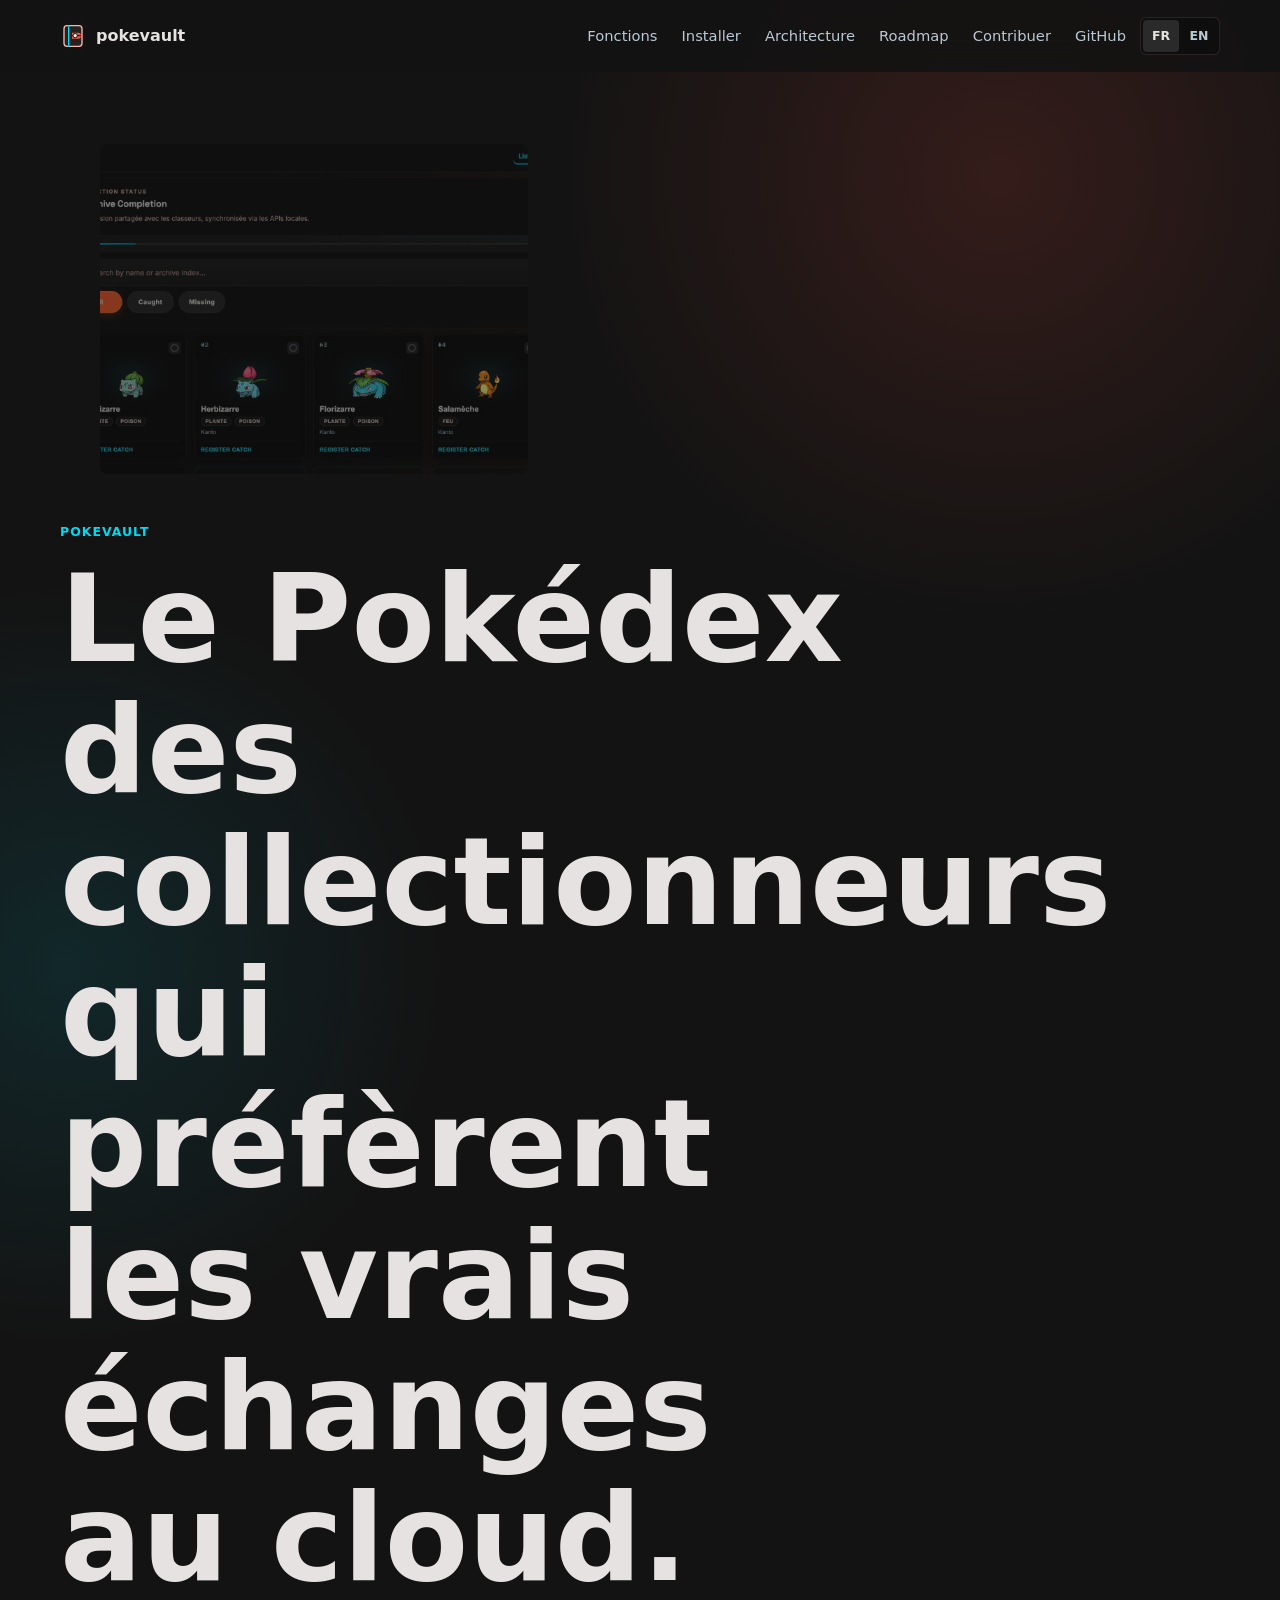
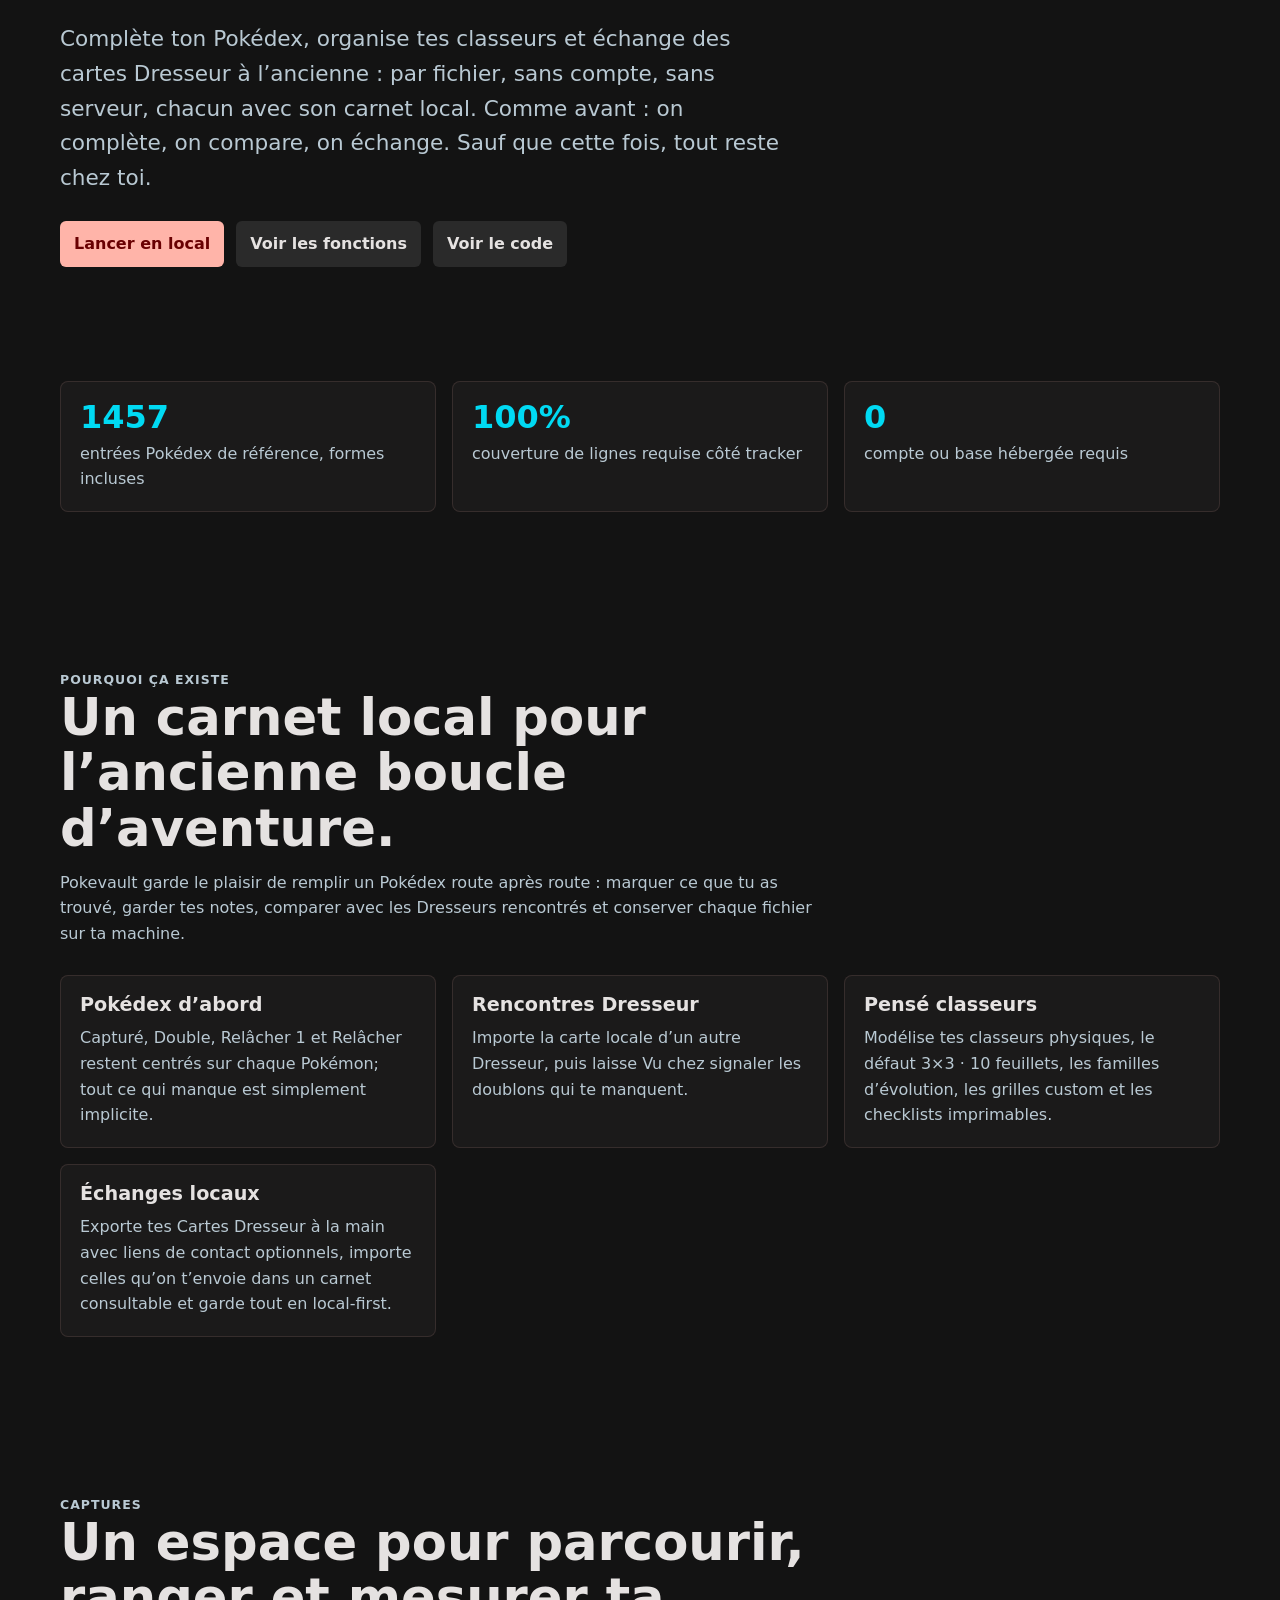
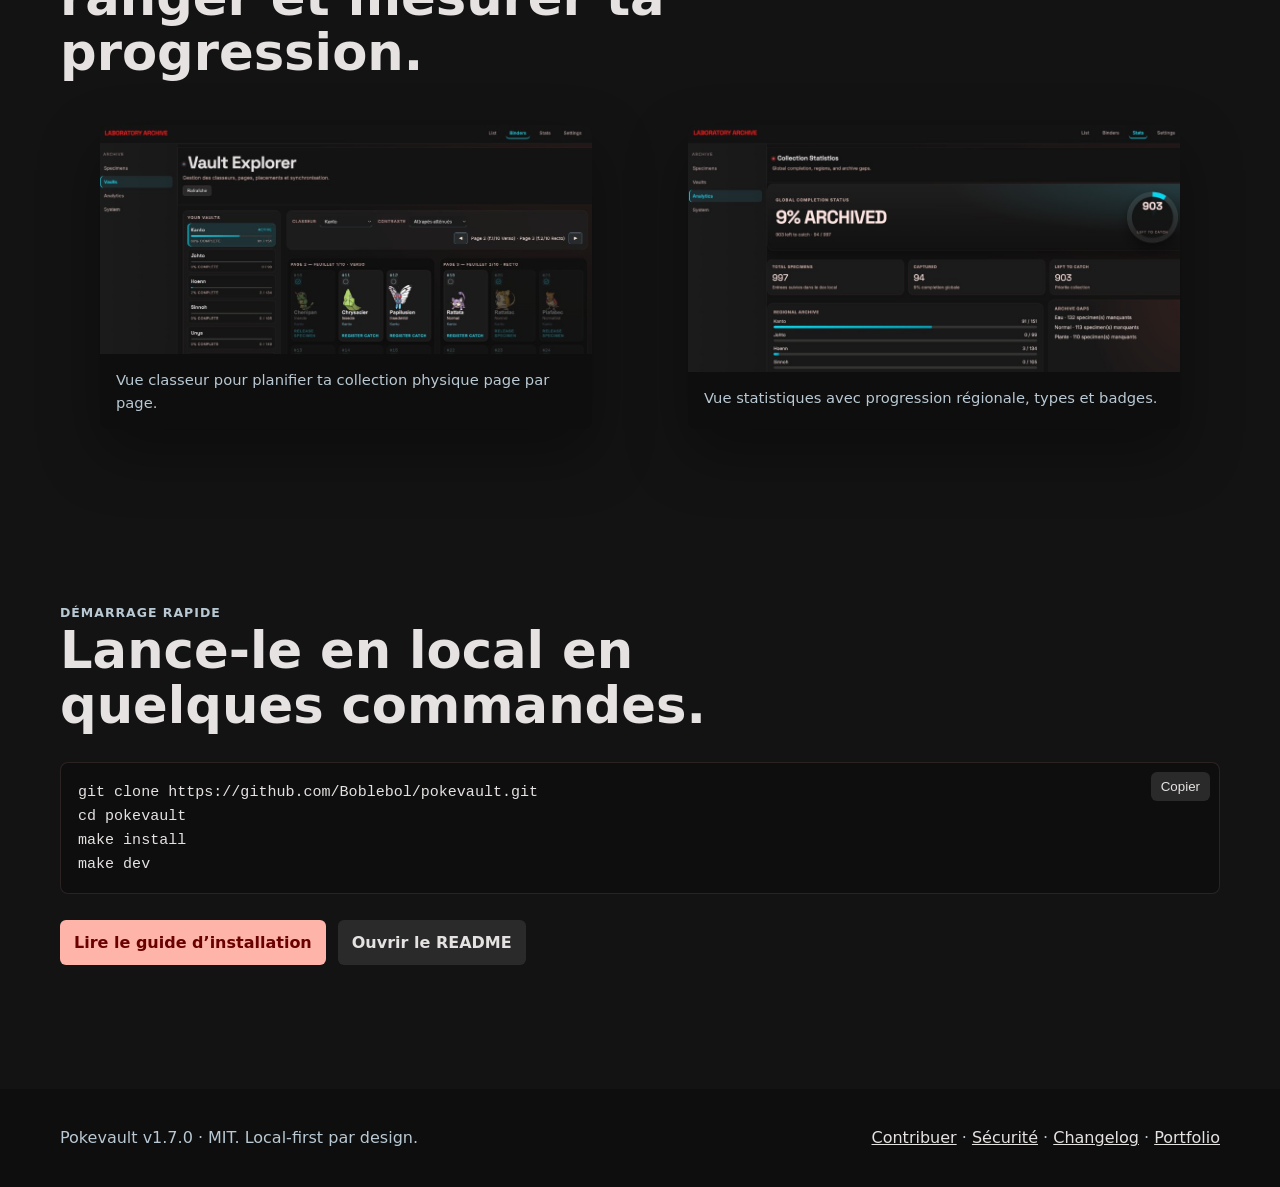
<file: docs/index.html>
<!doctype html>
<html lang="fr" data-i18n-document="landing">
  <head>
    <meta charset="utf-8">
    <meta name="viewport" content="width=device-width, initial-scale=1">
    <title>Pokevault - Le Pokédex des vrais échanges</title>
    <meta name="description" content="Pokevault est le Pokédex local-first des collectionneurs qui préfèrent les vrais échanges au cloud.">
    <link rel="stylesheet" href="assets/site.css">
    <link rel="icon" href="assets/favicon.svg" type="image/svg+xml">
    <script src="assets/i18n.js" defer></script>
    <script src="assets/site.js" defer></script>
  </head>
  <body>
    <header class="site-header">
      <nav class="nav" aria-label="Navigation principale" data-i18n-aria-label="nav.main">
        <a class="brand" href="index.html" data-nav><span class="brand-mark" aria-hidden="true"><img src="assets/logo-mark.svg" alt=""></span><span>pokevault</span></a>
        <div class="nav-links">
          <a href="features.html" data-nav data-i18n="nav.features">Fonctions</a>
          <a href="install.html" data-nav data-i18n="nav.install">Installer</a>
          <a href="architecture.html" data-nav data-i18n="nav.architecture">Architecture</a>
          <a href="roadmap.html" data-nav data-i18n="nav.roadmap">Roadmap</a>
          <a href="contributing.html" data-nav data-i18n="nav.contribute">Contribuer</a>
          <a href="https://github.com/Boblebol/pokevault">GitHub</a>
          <div class="language-switch" role="group" aria-label="Langue" data-i18n-aria-label="nav.language">
            <button type="button" data-i18n-locale="fr" aria-pressed="true">FR</button>
            <button type="button" data-i18n-locale="en" aria-pressed="false">EN</button>
          </div>
        </div>
      </nav>
    </header>

    <main class="page">
      <section class="hero">
        <div class="hero-inner">
          <figure class="hero-shot" aria-label="Capture de la vue collection Pokevault" data-i18n-aria-label="landing.hero.shot_label">
            <img src="screenshots/list-view.png" alt="Grille de collection Pokevault avec progression et cartes Pokemon" data-i18n-alt="landing.hero.shot_alt">
          </figure>
          <div class="hero-copy">
            <p class="eyebrow" data-i18n="landing.hero.kicker">pokevault</p>
            <h1 data-i18n="landing.hero.title">Le Pokédex des collectionneurs qui préfèrent les vrais échanges au cloud.</h1>
            <p class="lead" data-i18n="landing.hero.lead">
              Complète ton Pokédex, organise tes classeurs et échange des
              cartes Dresseur à l’ancienne : par fichier, sans compte, sans
              serveur, chacun avec son carnet local. Comme avant : on complète,
              on compare, on échange. Sauf que cette fois, tout reste chez toi.
            </p>
            <div class="actions">
              <a class="btn btn-primary" href="install.html" data-i18n="landing.hero.primary">Lancer en local</a>
              <a class="btn" href="features.html" data-i18n="landing.hero.features">Voir les fonctions</a>
              <a class="btn" href="https://github.com/Boblebol/pokevault" data-i18n="landing.hero.source">Voir le code</a>
            </div>
          </div>
        </div>
      </section>

      <section class="section">
        <div class="grid grid-3">
          <div class="metric"><strong>1457</strong><span data-i18n="landing.metric.entries">entrées Pokédex de référence, formes incluses</span></div>
          <div class="metric"><strong>100%</strong><span data-i18n="landing.metric.coverage">couverture de lignes requise côté tracker</span></div>
          <div class="metric"><strong>0</strong><span data-i18n="landing.metric.accounts">compte ou base hébergée requis</span></div>
        </div>
      </section>

      <section class="section">
        <div class="section-head">
          <p class="eyebrow" data-i18n="landing.why.kicker">Pourquoi ça existe</p>
          <h2 data-i18n="landing.why.title">Un carnet local pour l’ancienne boucle d’aventure.</h2>
          <p data-i18n="landing.why.text">
            Pokevault garde le plaisir de remplir un Pokédex route après route :
            marquer ce que tu as trouvé, garder tes notes, comparer avec les
            Dresseurs rencontrés et conserver chaque fichier sur ta machine.
          </p>
        </div>
        <div class="grid grid-3">
          <article class="feature">
            <h3 data-i18n="landing.feature.pokedex.title">Pokédex d’abord</h3>
            <p data-i18n="landing.feature.pokedex.text">Capturé, Double et Relâcher restent centrés sur chaque Pokémon; tout ce qui manque est simplement implicite.</p>
          </article>
          <article class="feature">
            <h3 data-i18n="landing.feature.trainers.title">Rencontres Dresseur</h3>
            <p data-i18n="landing.feature.trainers.text">Importe la carte locale d’un autre Dresseur, puis laisse Vu chez signaler les doublons qui te manquent.</p>
          </article>
          <article class="feature">
            <h3 data-i18n="landing.feature.binders.title">Pensé classeurs</h3>
            <p data-i18n="landing.feature.binders.text">Modélise tes classeurs physiques, le défaut 3×3 · 10 feuillets, les familles d’évolution et l'alignement strict.</p>
          </article>
          <article class="feature">
            <h3 data-i18n="landing.feature.local.title">Échanges locaux</h3>
            <p data-i18n="landing.feature.local.text">Exporte tes Cartes Dresseur à la main avec liens de contact optionnels, importe celles qu’on t’envoie dans un carnet consultable et garde tout en local-first.</p>
          </article>
        </div>
      </section>

      <section class="section">
        <div class="section-head">
          <p class="eyebrow" data-i18n="landing.screens.kicker">Captures</p>
          <h2 data-i18n="landing.screens.title">Un espace pour parcourir, ranger et mesurer ta progression.</h2>
        </div>
        <div class="grid grid-2">
          <figure class="screenshot">
            <img src="screenshots/binder-view.png" alt="Vue classeur avec navigation de coffres et grille de cartes" data-i18n-alt="landing.screens.binder_alt">
            <figcaption data-i18n="landing.screens.binder_caption">Vue classeur pour planifier ta collection physique page par page.</figcaption>
          </figure>
          <figure class="screenshot">
            <img src="screenshots/stats-view.png" alt="Vue statistiques avec métriques de complétion et cartes de progression" data-i18n-alt="landing.screens.stats_alt">
            <figcaption data-i18n="landing.screens.stats_caption">Vue statistiques avec progression régionale, types, cartes et badges.</figcaption>
          </figure>
        </div>
      </section>

      <section class="section">
        <div class="section-head">
          <p class="eyebrow" data-i18n="landing.quick.kicker">Démarrage rapide</p>
          <h2 data-i18n="landing.quick.title">Lance-le en local en quelques commandes.</h2>
        </div>
        <div class="code-card">
          <button class="copy-btn" type="button" data-copy="#quick-start" data-i18n="landing.quick.copy">Copier</button>
          <pre id="quick-start"><code>git clone https://github.com/Boblebol/pokevault.git
cd pokevault
make install
make dev</code></pre>
        </div>
        <div class="actions">
          <a class="btn btn-primary" href="install.html" data-i18n="landing.quick.install">Lire le guide d’installation</a>
          <a class="btn" href="../README.md" data-i18n="landing.quick.readme">Ouvrir le README</a>
        </div>
      </section>
    </main>

    <footer class="site-footer">
      <div class="footer-inner">
        <span data-i18n="landing.footer.status">Pokevault v1.7.0 · MIT. Local-first par design.</span>
        <span><a href="contributing.html" data-i18n="landing.footer.contribute">Contribuer</a> · <a href="../SECURITY.md" data-i18n="landing.footer.security">Sécurité</a> · <a href="../CHANGELOG.md" data-i18n="landing.footer.changelog">Changelog</a> · <a href="https://alexandre-enouf.fr" data-i18n="landing.footer.portfolio">Portfolio</a></span>
      </div>
    </footer>
  </body>
</html>
</file>
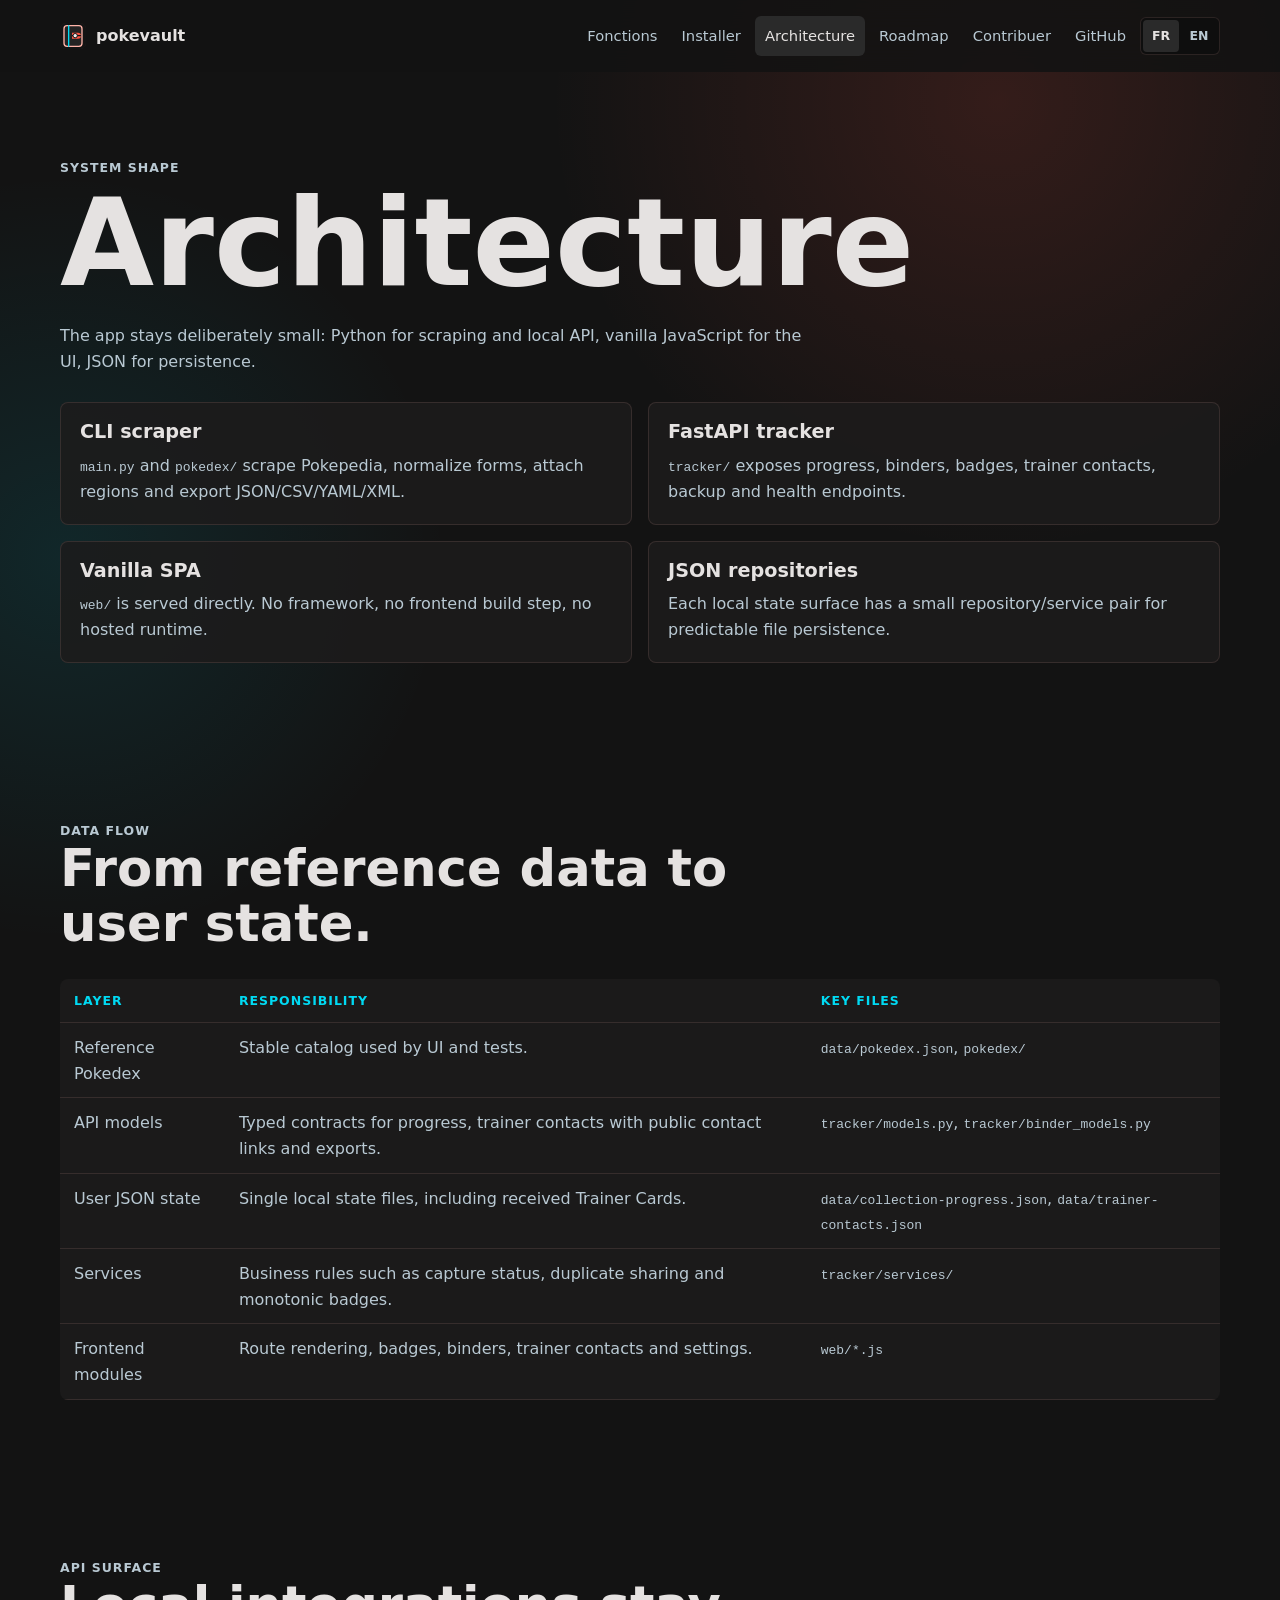
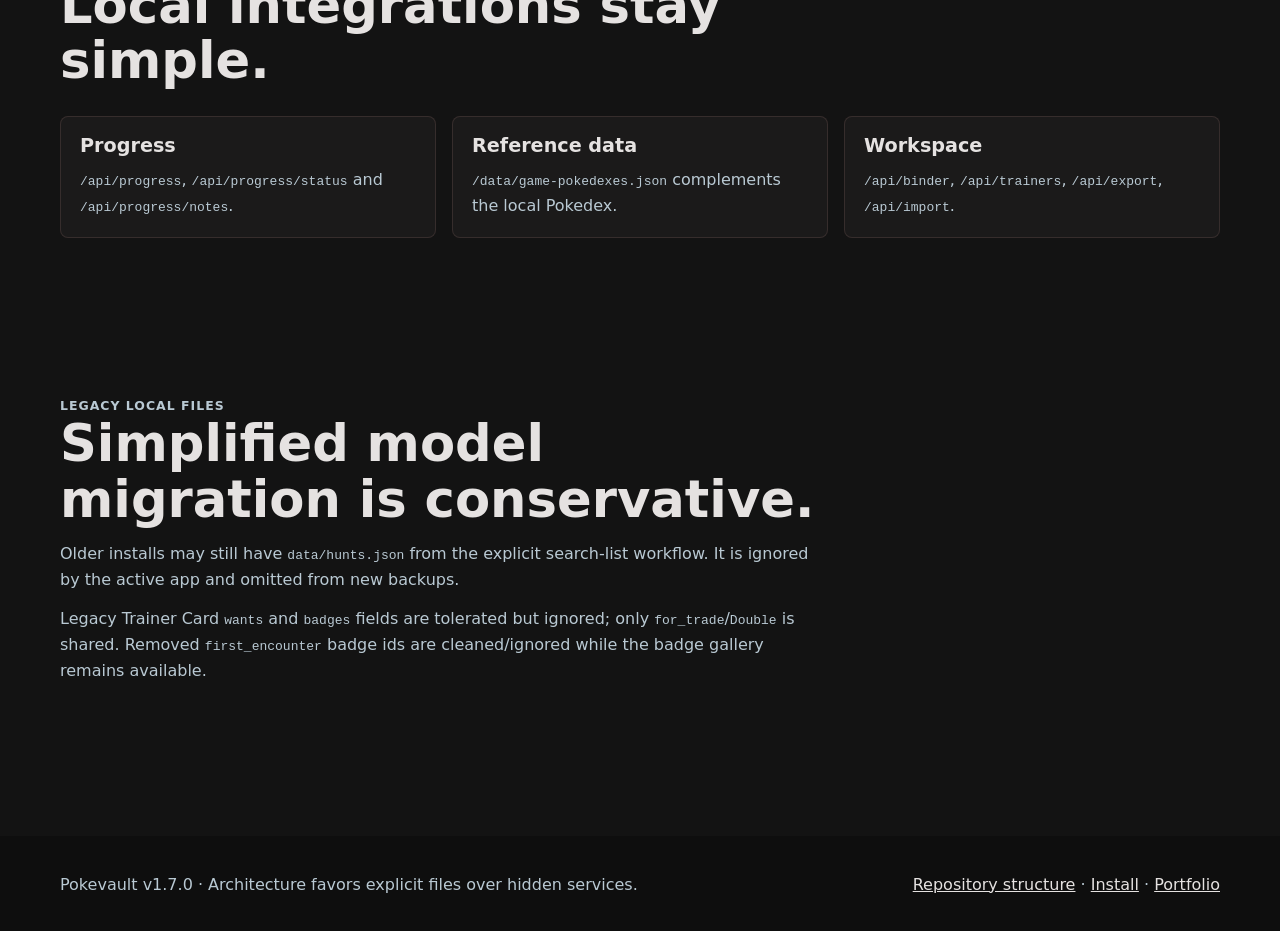
<file: docs/architecture.html>
<!doctype html>
<html lang="en">
  <head>
    <meta charset="utf-8">
    <meta name="viewport" content="width=device-width, initial-scale=1">
    <title>Architecture - Pokevault</title>
    <meta name="description" content="Understand Pokevault architecture: CLI scraper, FastAPI backend, vanilla JavaScript UI and JSON persistence.">
    <link rel="stylesheet" href="assets/site.css">
    <link rel="icon" href="assets/favicon.svg" type="image/svg+xml">
    <script src="assets/i18n.js" defer></script>
    <script src="assets/site.js" defer></script>
  </head>
  <body>
    <header class="site-header">
      <nav class="nav" aria-label="Main navigation" data-i18n-aria-label="nav.main">
        <a class="brand" href="index.html" data-nav><span class="brand-mark" aria-hidden="true"><img src="assets/logo-mark.svg" alt=""></span><span>pokevault</span></a>
        <div class="nav-links">
          <a href="features.html" data-nav data-i18n="nav.features">Features</a>
          <a href="install.html" data-nav data-i18n="nav.install">Install</a>
          <a href="architecture.html" data-nav data-i18n="nav.architecture">Architecture</a>
          <a href="roadmap.html" data-nav data-i18n="nav.roadmap">Roadmap</a>
          <a href="contributing.html" data-nav data-i18n="nav.contribute">Contribute</a>
          <a href="https://github.com/Boblebol/pokevault">GitHub</a>
          <div class="language-switch" role="group" aria-label="Language" data-i18n-aria-label="nav.language">
            <button type="button" data-i18n-locale="fr" aria-pressed="true">FR</button>
            <button type="button" data-i18n-locale="en" aria-pressed="false">EN</button>
          </div>
        </div>
      </nav>
    </header>

    <main class="page">
      <section class="section">
        <div class="section-head">
          <p class="eyebrow">System shape</p>
          <h1>Architecture</h1>
          <p>
            The app stays deliberately small: Python for scraping and local API,
            vanilla JavaScript for the UI, JSON for persistence.
          </p>
        </div>
        <div class="grid grid-2">
          <article class="panel"><h3>CLI scraper</h3><p><code>main.py</code> and <code>pokedex/</code> scrape Pokepedia, normalize forms, attach regions and export JSON/CSV/YAML/XML.</p></article>
          <article class="panel"><h3>FastAPI tracker</h3><p><code>tracker/</code> exposes progress, binders, badges, trainer contacts, backup and health endpoints.</p></article>
          <article class="panel"><h3>Vanilla SPA</h3><p><code>web/</code> is served directly. No framework, no frontend build step, no hosted runtime.</p></article>
          <article class="panel"><h3>JSON repositories</h3><p>Each local state surface has a small repository/service pair for predictable file persistence.</p></article>
        </div>
      </section>

      <section class="section">
        <div class="section-head">
          <p class="eyebrow">Data flow</p>
          <h2>From reference data to user state.</h2>
        </div>
        <table class="table">
          <thead><tr><th>Layer</th><th>Responsibility</th><th>Key files</th></tr></thead>
          <tbody>
            <tr><td>Reference Pokedex</td><td>Stable catalog used by UI and tests.</td><td><code>data/pokedex.json</code>, <code>pokedex/</code></td></tr>
            <tr><td>API models</td><td>Typed contracts for progress, trainer contacts with public contact links and exports.</td><td><code>tracker/models.py</code>, <code>tracker/binder_models.py</code></td></tr>
            <tr><td>User JSON state</td><td>Single local state files, including received Trainer Cards.</td><td><code>data/collection-progress.json</code>, <code>data/trainer-contacts.json</code></td></tr>
            <tr><td>Services</td><td>Business rules such as capture status, duplicate sharing and monotonic badges.</td><td><code>tracker/services/</code></td></tr>
            <tr><td>Frontend modules</td><td>Route rendering, badges, binders, trainer contacts and settings.</td><td><code>web/*.js</code></td></tr>
          </tbody>
        </table>
      </section>

      <section class="section">
        <div class="section-head">
          <p class="eyebrow">API surface</p>
          <h2>Local integrations stay simple.</h2>
        </div>
        <div class="grid grid-3">
          <article class="feature"><h3>Progress</h3><p><code>/api/progress</code>, <code>/api/progress/status</code> and <code>/api/progress/notes</code>.</p></article>
          <article class="feature"><h3>Reference data</h3><p><code>/data/game-pokedexes.json</code> complements the local Pokedex.</p></article>
          <article class="feature"><h3>Workspace</h3><p><code>/api/binder</code>, <code>/api/trainers</code>, <code>/api/export</code>, <code>/api/import</code>.</p></article>
        </div>
      </section>

      <section class="section">
        <div class="section-head">
          <p class="eyebrow">Legacy local files</p>
          <h2>Simplified model migration is conservative.</h2>
          <p>
            Older installs may still have <code>data/hunts.json</code> from the explicit
            search-list workflow. It is ignored by the active app and omitted from new backups.
          </p>
          <p>
            Legacy Trainer Card <code>wants</code> and <code>badges</code> fields are tolerated but
            ignored; only <code>for_trade</code>/<code>Double</code> is shared. Removed
            <code>first_encounter</code> badge ids are cleaned/ignored while the badge
            gallery remains available.
          </p>
        </div>
      </section>
    </main>

    <footer class="site-footer">
      <div class="footer-inner">
        <span>Pokevault v1.7.0 · Architecture favors explicit files over hidden services.</span>
        <span><a href="../README.md">Repository structure</a> · <a href="install.html">Install</a> · <a href="https://alexandre-enouf.fr">Portfolio</a></span>
      </div>
    </footer>
  </body>
</html>
</file>
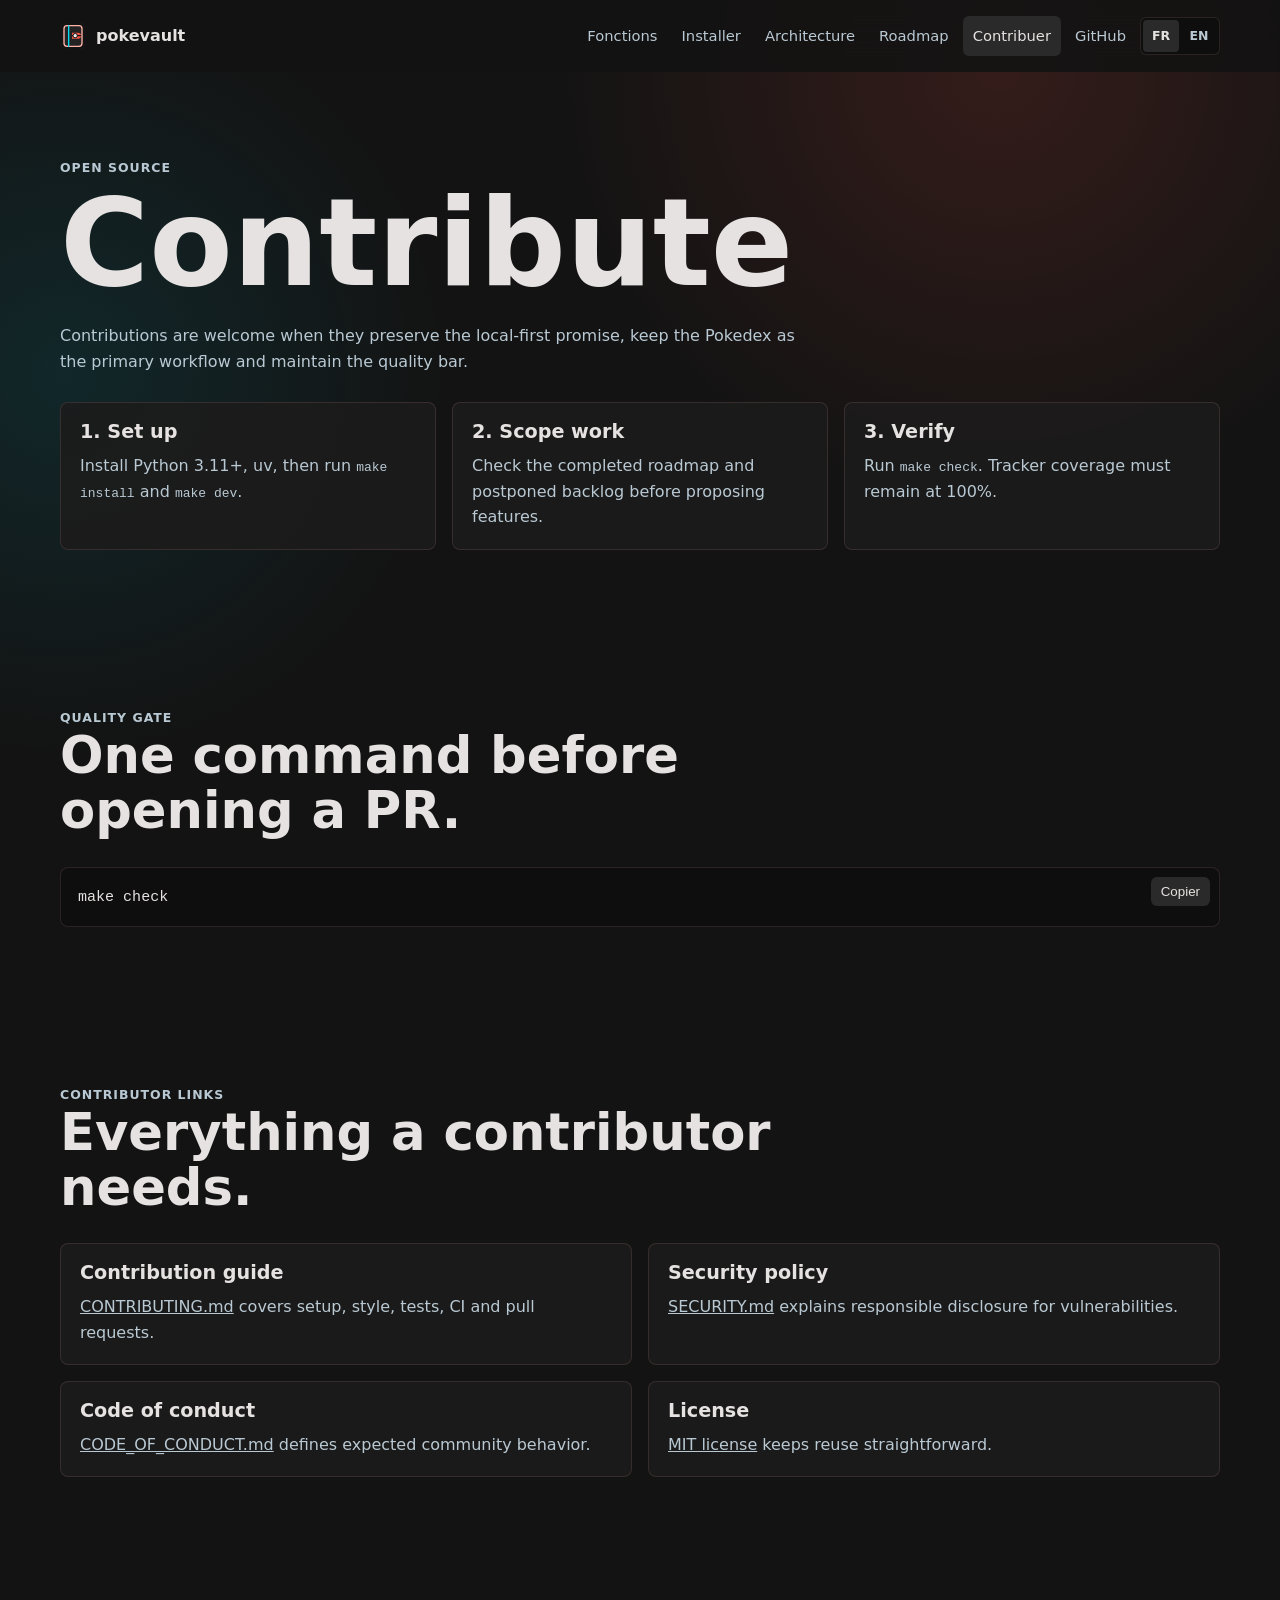
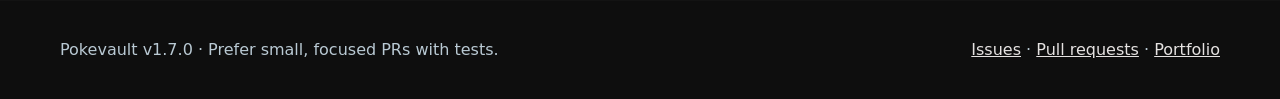
<file: docs/contributing.html>
<!doctype html>
<html lang="en">
  <head>
    <meta charset="utf-8">
    <meta name="viewport" content="width=device-width, initial-scale=1">
    <title>Contribute - Pokevault</title>
    <meta name="description" content="How to contribute to Pokevault: setup, checks, coverage, issues, pull requests and security.">
    <link rel="stylesheet" href="assets/site.css">
    <link rel="icon" href="assets/favicon.svg" type="image/svg+xml">
    <script src="assets/i18n.js" defer></script>
    <script src="assets/site.js" defer></script>
  </head>
  <body>
    <header class="site-header">
      <nav class="nav" aria-label="Main navigation" data-i18n-aria-label="nav.main">
        <a class="brand" href="index.html" data-nav><span class="brand-mark" aria-hidden="true"><img src="assets/logo-mark.svg" alt=""></span><span>pokevault</span></a>
        <div class="nav-links">
          <a href="features.html" data-nav data-i18n="nav.features">Features</a>
          <a href="install.html" data-nav data-i18n="nav.install">Install</a>
          <a href="architecture.html" data-nav data-i18n="nav.architecture">Architecture</a>
          <a href="roadmap.html" data-nav data-i18n="nav.roadmap">Roadmap</a>
          <a href="contributing.html" data-nav data-i18n="nav.contribute">Contribute</a>
          <a href="https://github.com/Boblebol/pokevault">GitHub</a>
          <div class="language-switch" role="group" aria-label="Language" data-i18n-aria-label="nav.language">
            <button type="button" data-i18n-locale="fr" aria-pressed="true">FR</button>
            <button type="button" data-i18n-locale="en" aria-pressed="false">EN</button>
          </div>
        </div>
      </nav>
    </header>

    <main class="page">
      <section class="section">
        <div class="section-head">
          <p class="eyebrow">Open source</p>
          <h1>Contribute</h1>
          <p>
            Contributions are welcome when they preserve the local-first promise,
            keep the Pokedex as the primary workflow and maintain the quality bar.
          </p>
        </div>
        <div class="grid grid-3">
          <article class="step"><h3>1. Set up</h3><p>Install Python 3.11+, uv, then run <code>make install</code> and <code>make dev</code>.</p></article>
          <article class="step"><h3>2. Scope work</h3><p>Check the completed roadmap and postponed backlog before proposing features.</p></article>
          <article class="step"><h3>3. Verify</h3><p>Run <code>make check</code>. Tracker coverage must remain at 100%.</p></article>
        </div>
      </section>

      <section class="section">
        <div class="section-head">
          <p class="eyebrow">Quality gate</p>
          <h2>One command before opening a PR.</h2>
        </div>
        <div class="code-card">
          <button class="copy-btn" type="button" data-copy="#check-command">Copy</button>
          <pre id="check-command"><code>make check</code></pre>
        </div>
      </section>

      <section class="section">
        <div class="section-head">
          <p class="eyebrow">Contributor links</p>
          <h2>Everything a contributor needs.</h2>
        </div>
        <div class="grid grid-2">
          <article class="feature"><h3>Contribution guide</h3><p><a href="../CONTRIBUTING.md">CONTRIBUTING.md</a> covers setup, style, tests, CI and pull requests.</p></article>
          <article class="feature"><h3>Security policy</h3><p><a href="../SECURITY.md">SECURITY.md</a> explains responsible disclosure for vulnerabilities.</p></article>
          <article class="feature"><h3>Code of conduct</h3><p><a href="../CODE_OF_CONDUCT.md">CODE_OF_CONDUCT.md</a> defines expected community behavior.</p></article>
          <article class="feature"><h3>License</h3><p><a href="../LICENSE">MIT license</a> keeps reuse straightforward.</p></article>
        </div>
      </section>
    </main>

    <footer class="site-footer">
      <div class="footer-inner">
        <span>Pokevault v1.7.0 · Prefer small, focused PRs with tests.</span>
        <span><a href="https://github.com/Boblebol/pokevault/issues">Issues</a> · <a href="https://github.com/Boblebol/pokevault/pulls">Pull requests</a> · <a href="https://alexandre-enouf.fr">Portfolio</a></span>
      </div>
    </footer>
  </body>
</html>
</file>
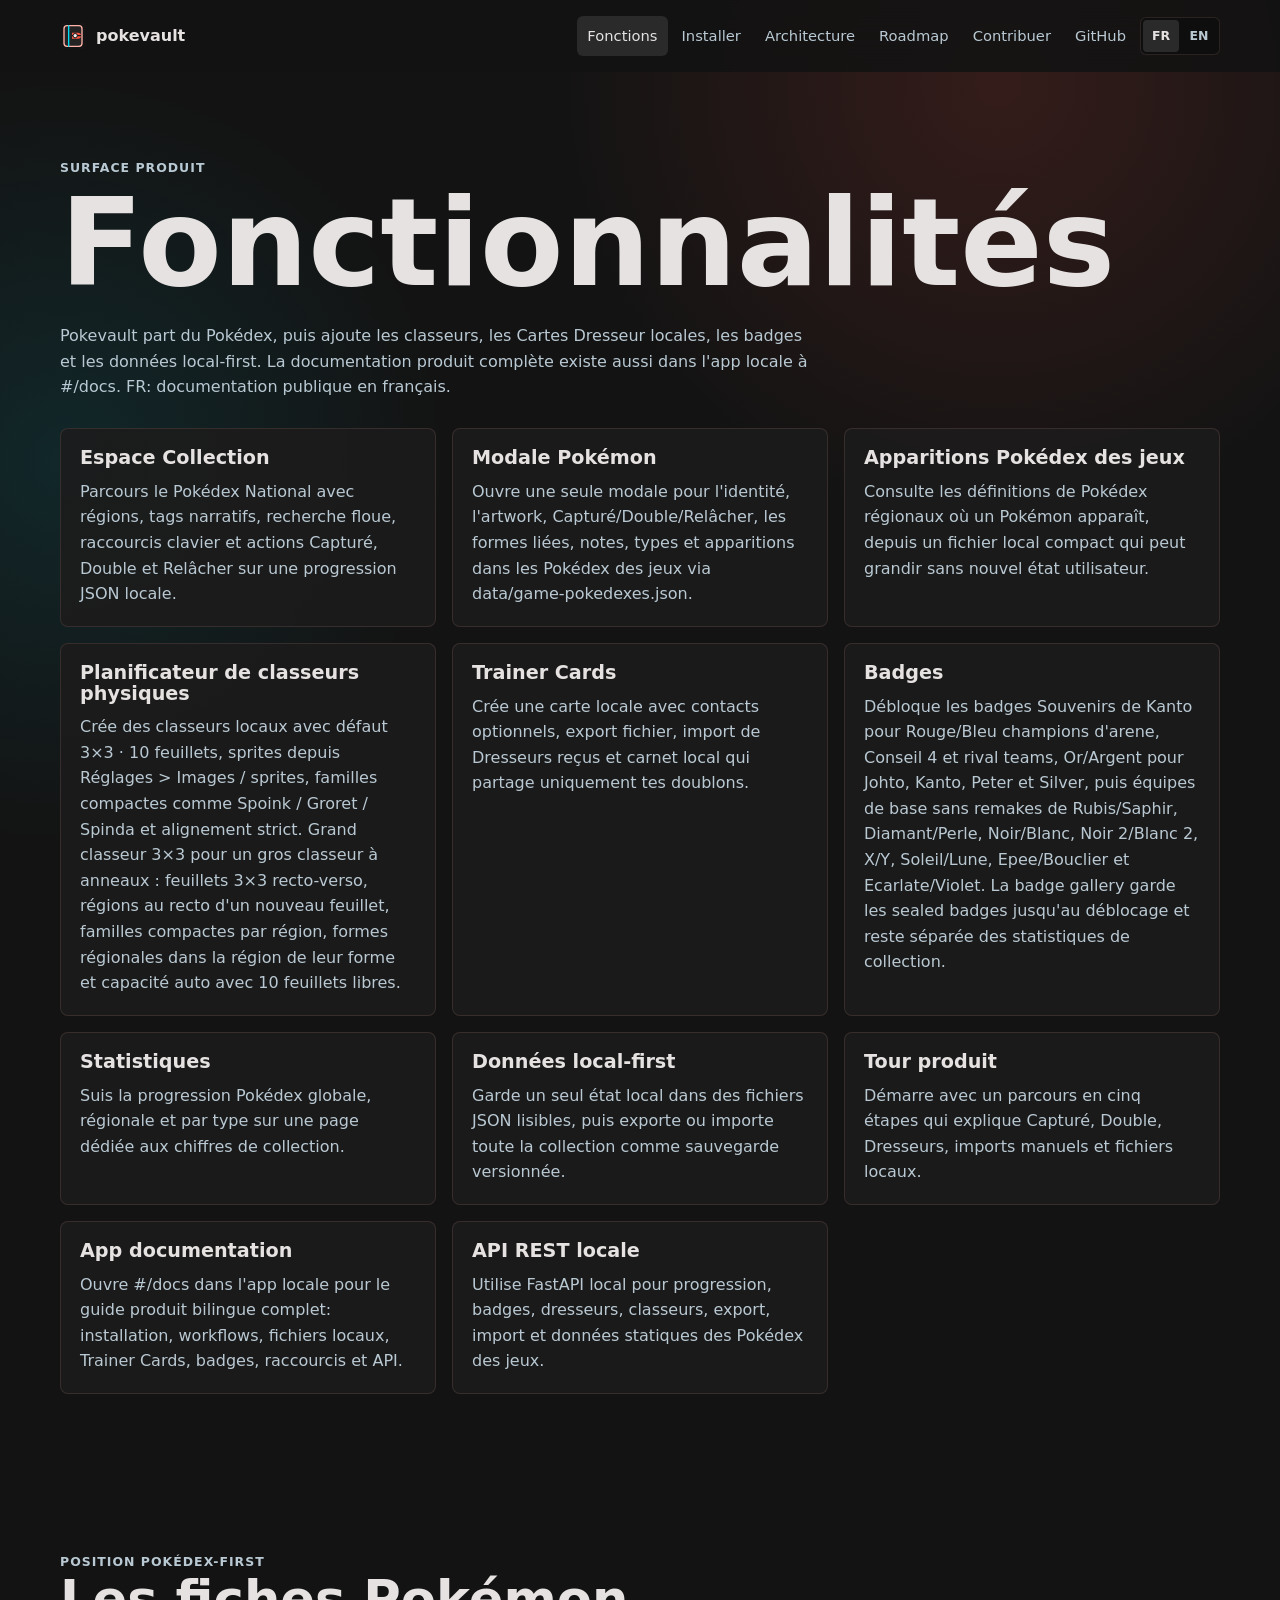
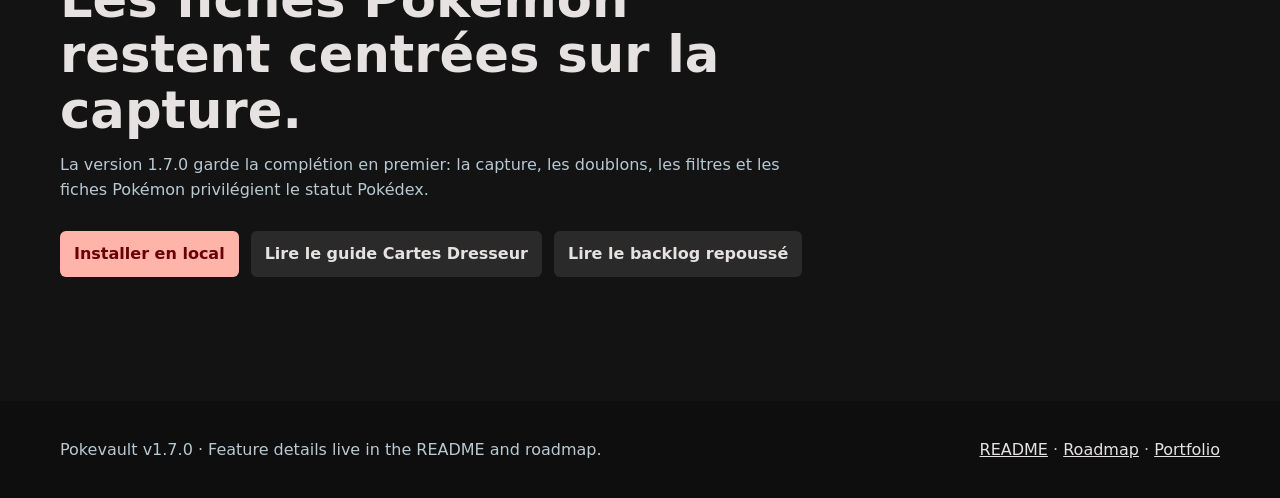
<file: docs/features.html>
<!doctype html>
<html lang="en">
  <head>
    <meta charset="utf-8">
    <meta name="viewport" content="width=device-width, initial-scale=1">
    <title>Features - Pokevault</title>
    <meta name="description" content="Explore Pokevault features for Pokedex tracking, binders, stats, badges, Trainer Cards, print and export.">
    <link rel="stylesheet" href="assets/site.css">
    <link rel="icon" href="assets/favicon.svg" type="image/svg+xml">
    <script src="assets/i18n.js" defer></script>
    <script src="assets/site.js" defer></script>
  </head>
  <body>
    <header class="site-header">
      <nav class="nav" aria-label="Main navigation" data-i18n-aria-label="nav.main">
        <a class="brand" href="index.html" data-nav><span class="brand-mark" aria-hidden="true"><img src="assets/logo-mark.svg" alt=""></span><span>pokevault</span></a>
        <div class="nav-links">
          <a href="features.html" data-nav data-i18n="nav.features">Features</a>
          <a href="install.html" data-nav data-i18n="nav.install">Install</a>
          <a href="architecture.html" data-nav data-i18n="nav.architecture">Architecture</a>
          <a href="roadmap.html" data-nav data-i18n="nav.roadmap">Roadmap</a>
          <a href="contributing.html" data-nav data-i18n="nav.contribute">Contribute</a>
          <a href="https://github.com/Boblebol/pokevault">GitHub</a>
          <div class="language-switch" role="group" aria-label="Language" data-i18n-aria-label="nav.language">
            <button type="button" data-i18n-locale="fr" aria-pressed="true">FR</button>
            <button type="button" data-i18n-locale="en" aria-pressed="false">EN</button>
          </div>
        </div>
      </nav>
    </header>

    <main class="page">
      <section class="section">
        <div class="section-head">
          <p class="eyebrow" data-i18n="features.hero.kicker">Product surface</p>
          <h1 data-i18n="features.hero.title">Features</h1>
          <p data-i18n="features.hero.text">
            Pokevault is built around the Pokedex, then layers binders, local
            Trainer Cards, badges and local-first data workflows on top. App
            documentation also lives inside the local app at #/docs.
          </p>
        </div>
        <div class="grid grid-3">
          <article class="feature"><h3 data-i18n="features.collection.title">Collection workspace</h3><p data-i18n="features.collection.text">Browse the National Pokedex with region chips, narrative tags, fuzzy search, keyboard shortcuts and compact Caught, Double and Release actions backed by local progress JSON.</p></article>
          <article class="feature"><h3 data-i18n="features.fiches.title">Pokemon modal</h3><p data-i18n="features.fiches.text">Open one modal for identity, artwork, Caught, Double and Release actions, linked forms, personal notes, type matchups and game Pokedex appearances from data/game-pokedexes.json.</p></article>
          <article class="feature"><h3 data-i18n="features.cards.title">Game Pokedex appearances</h3><p data-i18n="features.cards.text">See which regional game Pokedex definitions reference a Pokemon, starting from a compact local data file that can grow without adding new user state.</p></article>
          <article class="feature"><h3 data-i18n="features.binders.title">Physical binder planner</h3><p data-i18n="features.binders.text">Create local binders with a 3×3 · 10 sheets default, compact family rows such as Spoink / Grumpig / Spinda with strict alignment, regional splits such as Kanto 1 and Kanto 2. Large 3×3 ring binder mode keeps one physical binder with 3×3 recto-verso sheets, region sections that start on a new sheet front (recto), compact families per region, regional forms in their form region and auto capacity with 10 spare sheets.</p></article>
          <article class="feature"><h3 data-i18n="features.trainers.title">Trainer Cards</h3><p data-i18n="features.trainers.text">Create a local card with optional Instagram, Facebook or phone contact links, export it as a file, import received Dresseurs and keep a searchable local contact book with Double and Vu chez context, without accounts or server sync.</p></article>
          <article class="feature"><h3 data-i18n="features.badges.title">Badges</h3><p data-i18n="features.badges.text">Unlock Souvenirs de Kanto badges for Rouge/Bleu champions d'arene, Conseil 4 and rival teams, Or/Argent for Johto, Kanto, Peter and Silver, then base-version teams sans remakes from Rubis/Saphir, Diamant/Perle, Noir/Blanc, Noir 2/Blanc 2, X/Y, Soleil/Lune, Epee/Bouclier and Ecarlate/Violet. The badge gallery keeps sealed badges until unlock and stays separate from collection statistics.</p></article>
          <article class="feature"><h3 data-i18n="features.stats.title">Stats</h3><p data-i18n="features.stats.text">Track global, regional and type Pokedex progress on a page dedicated to collection numbers.</p></article>
          <article class="feature"><h3 data-i18n="features.data.title">Local-first data</h3><p data-i18n="features.data.text">Keep one local collection state in readable JSON files, then export or import the full collection as a versioned backup.</p></article>
          <article class="feature"><h3 data-i18n="features.tour.title">Product tour</h3><p data-i18n="features.tour.text">Start with a compact five-step tour that explains Caught, Double, Dresseurs, manual imports and local files before asking for region and tracking density.</p></article>
          <article class="feature"><h3 data-i18n="features.docs.title">App documentation</h3><p data-i18n="features.docs.text">Open #/docs in the local app for a complete bilingual product guide to setup, workflows, local files, Trainer Cards, badges, shortcuts and API endpoints.</p></article>
          <article class="feature"><h3 data-i18n="features.api.title">Local REST API</h3><p data-i18n="features.api.text">Use the local FastAPI surface for progress, badges, trainers, binders, export and import integrations, plus static game Pokedex reference data.</p></article>
        </div>
      </section>

      <section class="section">
        <div class="section-head">
          <p class="eyebrow" data-i18n="features.stance.kicker">Pokedex-first stance</p>
          <h2 data-i18n="features.stance.title">Pokemon entries stay centered on capture.</h2>
          <p data-i18n="features.stance.text">
            Version 1.7.0 keeps completion workflows first: dashboard, capture,
            duplicates, filters and Pokemon fiches all prioritize Pokedex state.
            Marketplace pricing, public wishlists and hosted accounts remain
            outside the active scope.
          </p>
        </div>
        <div class="actions">
          <a class="btn btn-primary" href="install.html" data-i18n="features.actions.install">Install locally</a>
          <a class="btn" href="TRAINER_CONTACTS.md" data-i18n="features.actions.trainers">Read Trainer Cards guide</a>
          <a class="btn" href="POSTPONED.md" data-i18n="features.actions.postponed">Read postponed backlog</a>
        </div>
      </section>
    </main>

    <footer class="site-footer">
      <div class="footer-inner">
        <span>Pokevault v1.7.0 · Feature details live in the README and roadmap.</span>
        <span><a href="../README.md">README</a> · <a href="ROADMAP.md">Roadmap</a> · <a href="https://alexandre-enouf.fr">Portfolio</a></span>
      </div>
    </footer>
  </body>
</html>
</file>
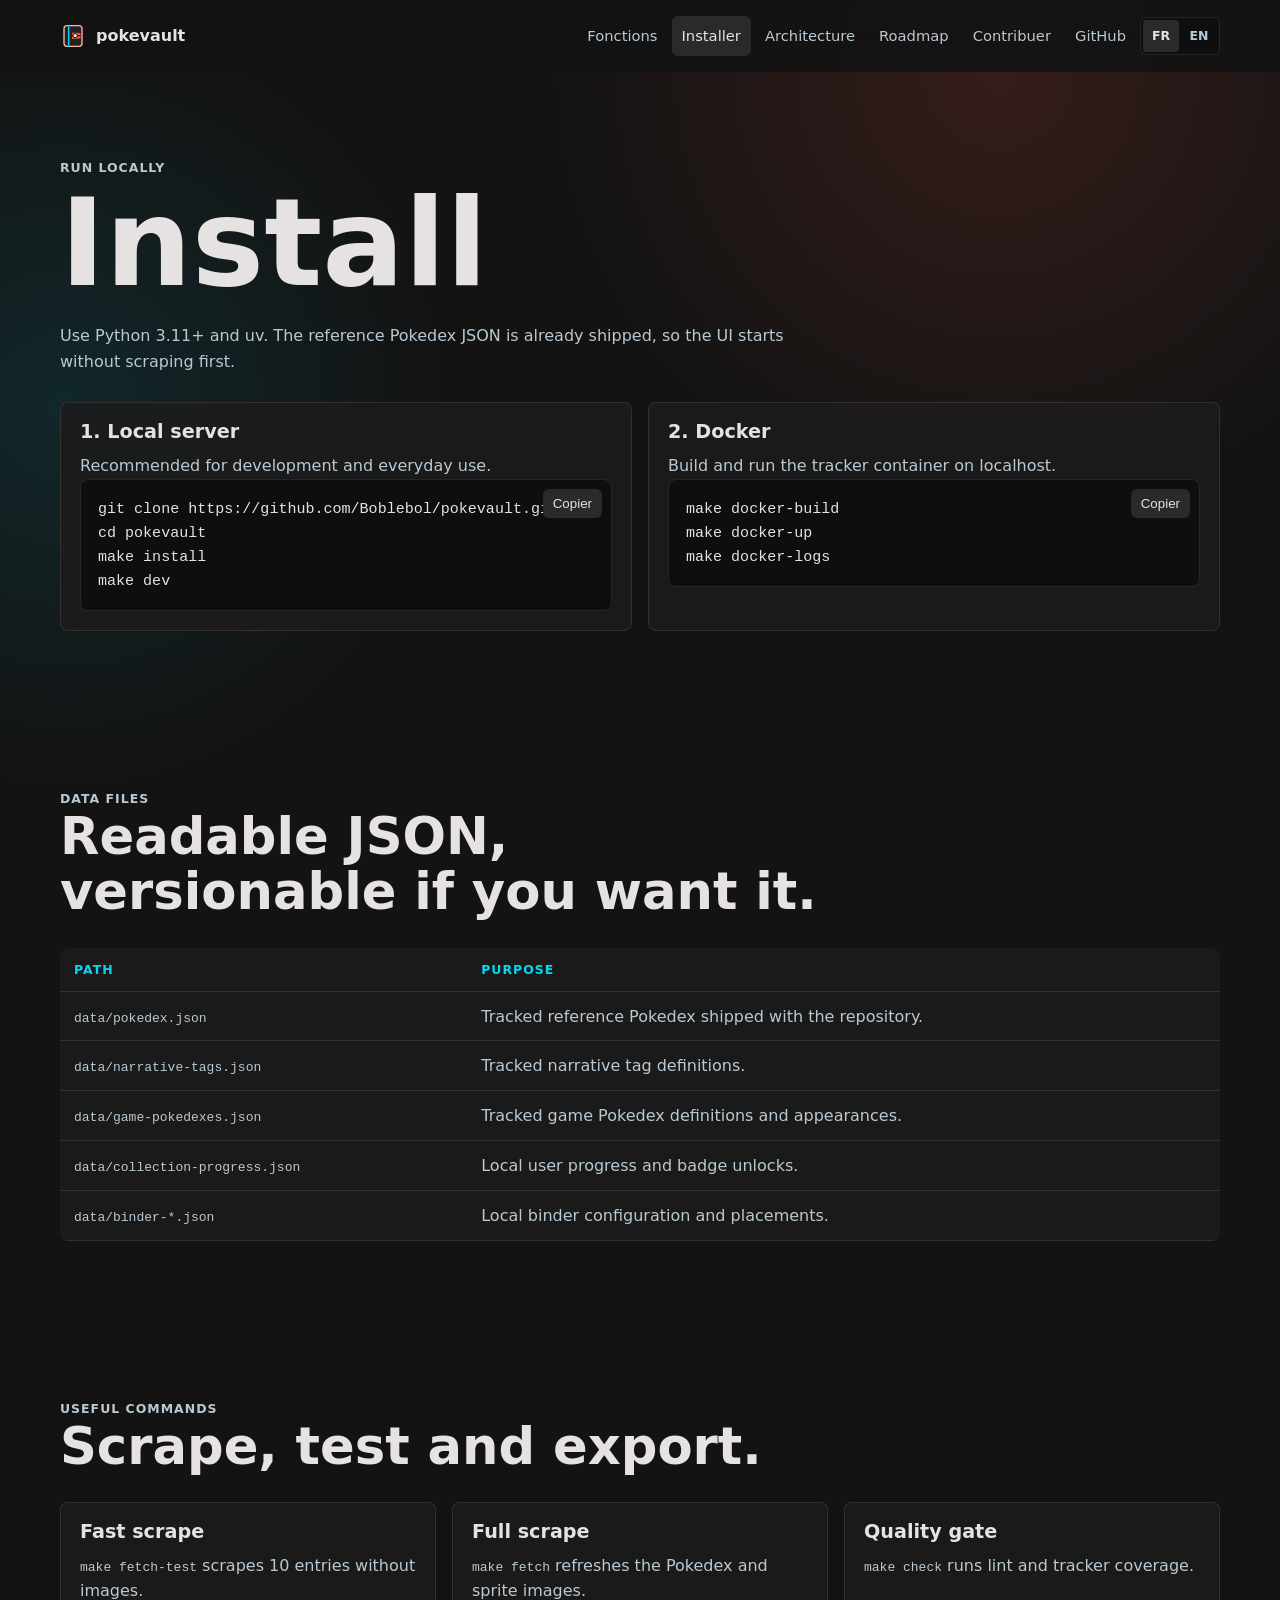
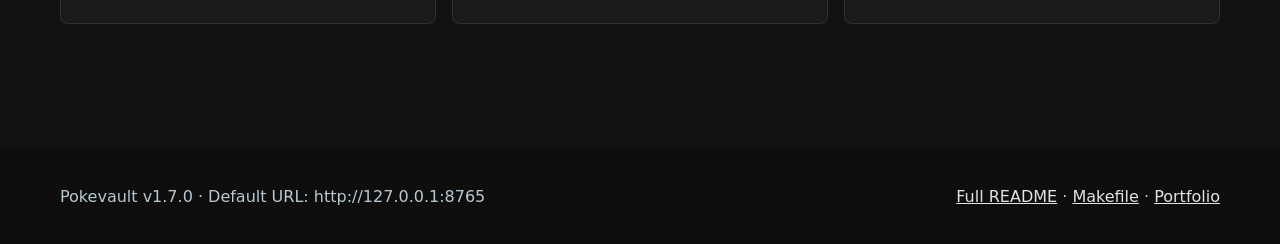
<file: docs/install.html>
<!doctype html>
<html lang="en">
  <head>
    <meta charset="utf-8">
    <meta name="viewport" content="width=device-width, initial-scale=1">
    <title>Install - Pokevault</title>
    <meta name="description" content="Install and run Pokevault locally with uv, make or Docker.">
    <link rel="stylesheet" href="assets/site.css">
    <link rel="icon" href="assets/favicon.svg" type="image/svg+xml">
    <script src="assets/i18n.js" defer></script>
    <script src="assets/site.js" defer></script>
  </head>
  <body>
    <header class="site-header">
      <nav class="nav" aria-label="Main navigation" data-i18n-aria-label="nav.main">
        <a class="brand" href="index.html" data-nav><span class="brand-mark" aria-hidden="true"><img src="assets/logo-mark.svg" alt=""></span><span>pokevault</span></a>
        <div class="nav-links">
          <a href="features.html" data-nav data-i18n="nav.features">Features</a>
          <a href="install.html" data-nav data-i18n="nav.install">Install</a>
          <a href="architecture.html" data-nav data-i18n="nav.architecture">Architecture</a>
          <a href="roadmap.html" data-nav data-i18n="nav.roadmap">Roadmap</a>
          <a href="contributing.html" data-nav data-i18n="nav.contribute">Contribute</a>
          <a href="https://github.com/Boblebol/pokevault">GitHub</a>
          <div class="language-switch" role="group" aria-label="Language" data-i18n-aria-label="nav.language">
            <button type="button" data-i18n-locale="fr" aria-pressed="true">FR</button>
            <button type="button" data-i18n-locale="en" aria-pressed="false">EN</button>
          </div>
        </div>
      </nav>
    </header>

    <main class="page">
      <section class="section">
        <div class="section-head">
          <p class="eyebrow">Run locally</p>
          <h1>Install</h1>
          <p>Use Python 3.11+ and uv. The reference Pokedex JSON is already shipped, so the UI starts without scraping first.</p>
        </div>
        <div class="grid grid-2">
          <div class="step">
            <h3>1. Local server</h3>
            <p>Recommended for development and everyday use.</p>
            <div class="code-card">
              <button class="copy-btn" type="button" data-copy="#local-install">Copy</button>
              <pre id="local-install"><code>git clone https://github.com/Boblebol/pokevault.git
cd pokevault
make install
make dev</code></pre>
            </div>
          </div>
          <div class="step">
            <h3>2. Docker</h3>
            <p>Build and run the tracker container on localhost.</p>
            <div class="code-card">
              <button class="copy-btn" type="button" data-copy="#docker-install">Copy</button>
              <pre id="docker-install"><code>make docker-build
make docker-up
make docker-logs</code></pre>
            </div>
          </div>
        </div>
      </section>

      <section class="section">
        <div class="section-head">
          <p class="eyebrow">Data files</p>
          <h2>Readable JSON, versionable if you want it.</h2>
        </div>
        <table class="table">
          <thead><tr><th>Path</th><th>Purpose</th></tr></thead>
          <tbody>
            <tr><td><code>data/pokedex.json</code></td><td>Tracked reference Pokedex shipped with the repository.</td></tr>
            <tr><td><code>data/narrative-tags.json</code></td><td>Tracked narrative tag definitions.</td></tr>
            <tr><td><code>data/game-pokedexes.json</code></td><td>Tracked game Pokedex definitions and appearances.</td></tr>
            <tr><td><code>data/collection-progress.json</code></td><td>Local user progress and badge unlocks.</td></tr>
            <tr><td><code>data/binder-*.json</code></td><td>Local binder configuration and placements.</td></tr>
          </tbody>
        </table>
      </section>

      <section class="section">
        <div class="section-head">
          <p class="eyebrow">Useful commands</p>
          <h2>Scrape, test and export.</h2>
        </div>
        <div class="grid grid-3">
          <article class="feature"><h3>Fast scrape</h3><p><code>make fetch-test</code> scrapes 10 entries without images.</p></article>
          <article class="feature"><h3>Full scrape</h3><p><code>make fetch</code> refreshes the Pokedex and sprite images.</p></article>
          <article class="feature"><h3>Quality gate</h3><p><code>make check</code> runs lint and tracker coverage.</p></article>
        </div>
      </section>
    </main>

    <footer class="site-footer">
      <div class="footer-inner">
        <span>Pokevault v1.7.0 · Default URL: http://127.0.0.1:8765</span>
        <span><a href="../README.md">Full README</a> · <a href="../Makefile">Makefile</a> · <a href="https://alexandre-enouf.fr">Portfolio</a></span>
      </div>
    </footer>
  </body>
</html>
</file>
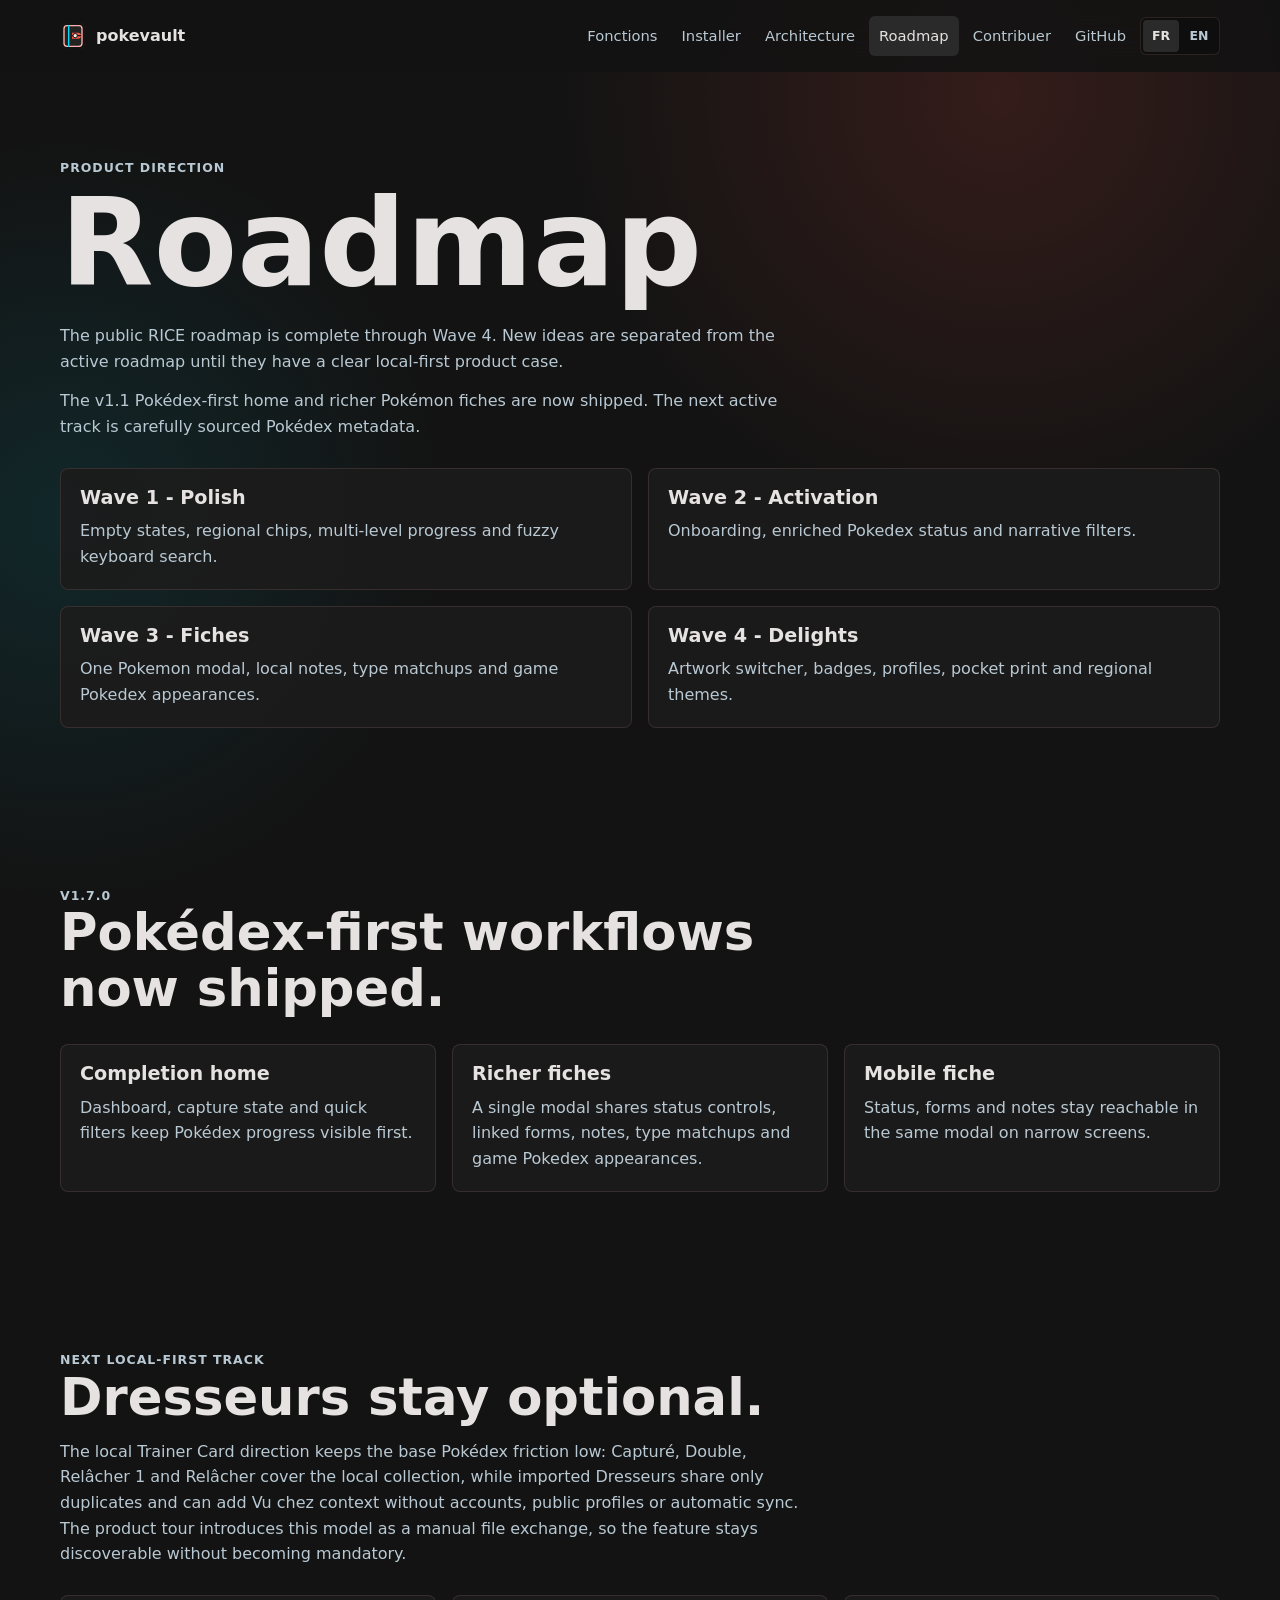
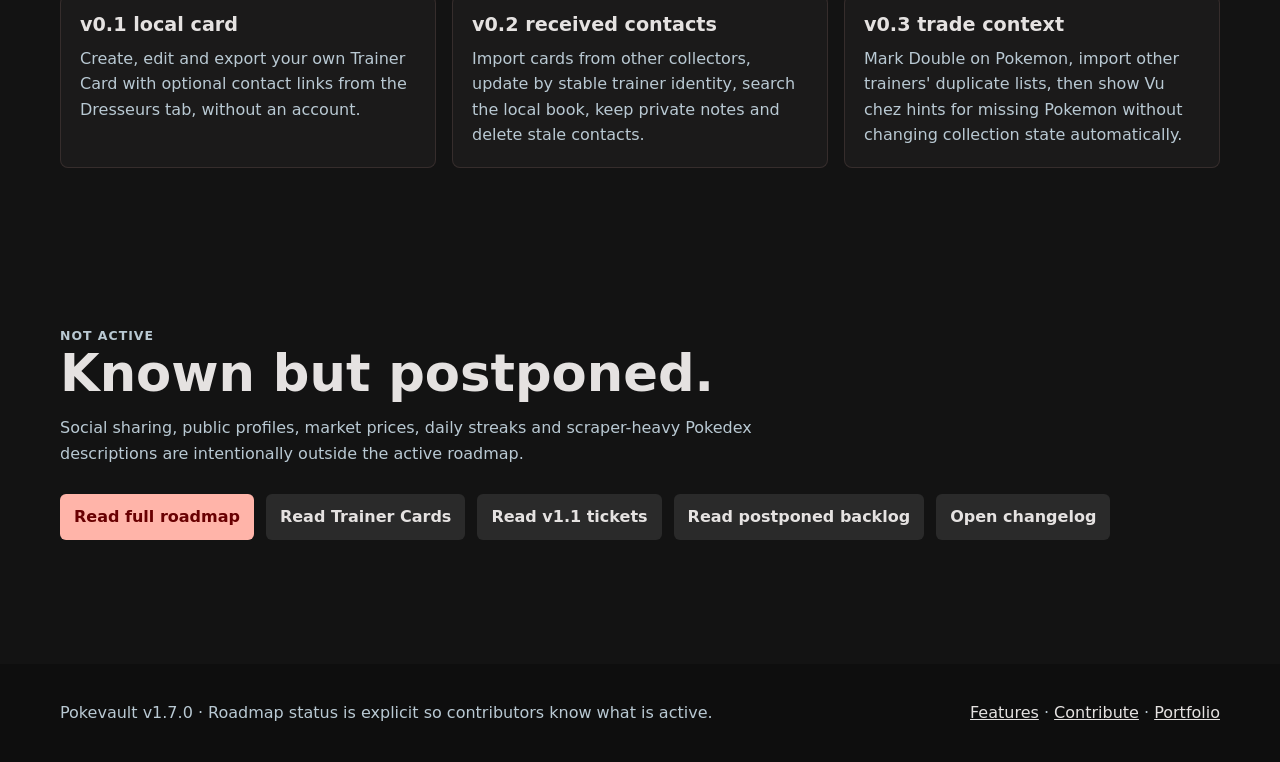
<file: docs/roadmap.html>
<!doctype html>
<html lang="en">
  <head>
    <meta charset="utf-8">
    <meta name="viewport" content="width=device-width, initial-scale=1">
    <title>Roadmap - Pokevault</title>
    <meta name="description" content="Pokevault roadmap status, shipped waves and postponed backlog.">
    <link rel="stylesheet" href="assets/site.css">
    <link rel="icon" href="assets/favicon.svg" type="image/svg+xml">
    <script src="assets/i18n.js" defer></script>
    <script src="assets/site.js" defer></script>
  </head>
  <body>
    <header class="site-header">
      <nav class="nav" aria-label="Main navigation" data-i18n-aria-label="nav.main">
        <a class="brand" href="index.html" data-nav><span class="brand-mark" aria-hidden="true"><img src="assets/logo-mark.svg" alt=""></span><span>pokevault</span></a>
        <div class="nav-links">
          <a href="features.html" data-nav data-i18n="nav.features">Features</a>
          <a href="install.html" data-nav data-i18n="nav.install">Install</a>
          <a href="architecture.html" data-nav data-i18n="nav.architecture">Architecture</a>
          <a href="roadmap.html" data-nav data-i18n="nav.roadmap">Roadmap</a>
          <a href="contributing.html" data-nav data-i18n="nav.contribute">Contribute</a>
          <a href="https://github.com/Boblebol/pokevault">GitHub</a>
          <div class="language-switch" role="group" aria-label="Language" data-i18n-aria-label="nav.language">
            <button type="button" data-i18n-locale="fr" aria-pressed="true">FR</button>
            <button type="button" data-i18n-locale="en" aria-pressed="false">EN</button>
          </div>
        </div>
      </nav>
    </header>

    <main class="page">
      <section class="section">
        <div class="section-head">
          <p class="eyebrow">Product direction</p>
          <h1>Roadmap</h1>
          <p>
            The public RICE roadmap is complete through Wave 4. New ideas are
            separated from the active roadmap until they have a clear local-first
            product case.
          </p>
          <p>
            The v1.1 Pokédex-first home and richer Pokémon fiches are now
            shipped. The next active track is carefully sourced Pokédex metadata.
          </p>
        </div>
        <div class="grid grid-2">
          <article class="panel"><h3>Wave 1 - Polish</h3><p>Empty states, regional chips, multi-level progress and fuzzy keyboard search.</p></article>
          <article class="panel"><h3>Wave 2 - Activation</h3><p>Onboarding, enriched Pokedex status and narrative filters.</p></article>
          <article class="panel"><h3>Wave 3 - Fiches</h3><p>One Pokemon modal, local notes, type matchups and game Pokedex appearances.</p></article>
          <article class="panel"><h3>Wave 4 - Delights</h3><p>Artwork switcher, badges, profiles, pocket print and regional themes.</p></article>
        </div>
      </section>

      <section class="section">
        <div class="section-head">
          <p class="eyebrow">v1.7.0</p>
          <h2>Pokédex-first workflows now shipped.</h2>
        </div>
        <div class="grid grid-3">
          <article class="feature"><h3>Completion home</h3><p>Dashboard, capture state and quick filters keep Pokédex progress visible first.</p></article>
          <article class="feature"><h3>Richer fiches</h3><p>A single modal shares status controls, linked forms, notes, type matchups and game Pokedex appearances.</p></article>
          <article class="feature"><h3>Mobile fiche</h3><p>Status, forms and notes stay reachable in the same modal on narrow screens.</p></article>
        </div>
      </section>

      <section class="section">
        <div class="section-head">
          <p class="eyebrow">Next local-first track</p>
          <h2>Dresseurs stay optional.</h2>
          <p>
            The local Trainer Card direction keeps the base Pokédex friction low:
            Capturé, Double, Relâcher 1 and Relâcher cover the local collection, while
            imported Dresseurs share only duplicates and can add Vu chez context
            without accounts, public profiles or automatic sync. The product
            tour introduces this model as a manual file exchange, so the feature
            stays discoverable without becoming mandatory.
          </p>
        </div>
        <div class="grid grid-3">
          <article class="feature"><h3>v0.1 local card</h3><p>Create, edit and export your own Trainer Card with optional contact links from the Dresseurs tab, without an account.</p></article>
          <article class="feature"><h3>v0.2 received contacts</h3><p>Import cards from other collectors, update by stable trainer identity, search the local book, keep private notes and delete stale contacts.</p></article>
          <article class="feature"><h3>v0.3 trade context</h3><p>Mark Double on Pokemon, import other trainers' duplicate lists, then show Vu chez hints for missing Pokemon without changing collection state automatically.</p></article>
        </div>
      </section>

      <section class="section">
        <div class="section-head">
          <p class="eyebrow">Not active</p>
          <h2>Known but postponed.</h2>
          <p>
            Social sharing, public profiles, market prices, daily streaks and
            scraper-heavy Pokedex descriptions are intentionally outside the
            active roadmap.
          </p>
        </div>
        <div class="actions">
          <a class="btn btn-primary" href="ROADMAP.md">Read full roadmap</a>
          <a class="btn" href="TRAINER_CONTACTS.md">Read Trainer Cards</a>
          <a class="btn" href="V1_1_POKEDEX_FIRST.md">Read v1.1 tickets</a>
          <a class="btn" href="POSTPONED.md">Read postponed backlog</a>
          <a class="btn" href="../CHANGELOG.md">Open changelog</a>
        </div>
      </section>
    </main>

    <footer class="site-footer">
      <div class="footer-inner">
        <span>Pokevault v1.7.0 · Roadmap status is explicit so contributors know what is active.</span>
        <span><a href="features.html">Features</a> · <a href="contributing.html">Contribute</a> · <a href="https://alexandre-enouf.fr">Portfolio</a></span>
      </div>
    </footer>
  </body>
</html>
</file>
<file: docs/assets/site.css>
:root {
  color-scheme: dark;
  --bg: #131313;
  --bg-low: #0e0e0e;
  --surface: #1c1b1b;
  --surface-high: #2a2a2a;
  --surface-top: #353534;
  --text: #e5e2e1;
  --muted: #b9c9d3;
  --soft: #8c8582;
  --primary: #ffb4a9;
  --primary-strong: #ff5544;
  --accent: #00daf3;
  --accent-dim: #009fb2;
  --line: rgba(175, 135, 130, 0.18);
  --max: 1160px;
}

* {
  box-sizing: border-box;
}

html {
  scroll-behavior: smooth;
}

body {
  margin: 0;
  background:
    radial-gradient(circle at 78% 4%, rgba(255, 85, 68, 0.14), transparent 28rem),
    radial-gradient(circle at 5% 22%, rgba(0, 218, 243, 0.1), transparent 24rem),
    var(--bg);
  color: var(--text);
  font-family: Inter, ui-sans-serif, system-ui, -apple-system, BlinkMacSystemFont, "Segoe UI", sans-serif;
  line-height: 1.6;
}

a {
  color: inherit;
}

img {
  display: block;
  max-width: 100%;
}

.site-header {
  position: sticky;
  top: 0;
  z-index: 20;
  background: rgba(19, 19, 19, 0.88);
  backdrop-filter: blur(18px);
}

.nav {
  width: min(var(--max), calc(100% - 32px));
  margin: 0 auto;
  min-height: 72px;
  display: flex;
  align-items: center;
  justify-content: space-between;
  gap: 18px;
}

.brand {
  display: inline-flex;
  align-items: center;
  gap: 10px;
  text-decoration: none;
  font-weight: 800;
  letter-spacing: 0;
}

.brand-mark {
  width: 26px;
  height: 26px;
  border-radius: 6px;
  overflow: hidden;
  background: var(--bg-low);
  box-shadow: inset 0 0 0 1px var(--line);
}

.brand-mark img {
  width: 100%;
  height: 100%;
  object-fit: contain;
}

.nav-links {
  display: flex;
  align-items: center;
  gap: 4px;
  flex-wrap: wrap;
  justify-content: flex-end;
}

.nav-links a {
  color: var(--muted);
  text-decoration: none;
  font-size: 0.92rem;
  padding: 8px 10px;
  border-radius: 6px;
}

.nav-links a:hover,
.nav-links a[aria-current="page"] {
  color: var(--text);
  background: var(--surface-high);
}

.language-switch {
  display: inline-grid;
  grid-template-columns: repeat(2, minmax(36px, auto));
  gap: 2px;
  padding: 2px;
  border: 1px solid var(--line);
  border-radius: 6px;
  background: var(--bg-low);
}

.language-switch button {
  min-height: 32px;
  border: 0;
  border-radius: 4px;
  padding: 6px 8px;
  background: transparent;
  color: var(--muted);
  font: inherit;
  font-size: 0.78rem;
  font-weight: 800;
  letter-spacing: 0;
  cursor: pointer;
}

.language-switch button:hover,
.language-switch button.is-active,
.language-switch button[aria-pressed="true"] {
  background: var(--surface-high);
  color: var(--text);
}

.page {
  width: min(var(--max), calc(100% - 32px));
  margin: 0 auto;
}

.hero {
  min-height: calc(100vh - 72px);
  display: grid;
  align-items: end;
  padding: 56px 0 42px;
}

.hero-inner {
  display: grid;
  gap: 32px;
}

.hero-shot {
  position: relative;
  min-height: 330px;
  overflow: hidden;
  border-radius: 8px;
  background: var(--bg-low);
}

.hero-shot img {
  width: 100%;
  height: 100%;
  min-height: 330px;
  object-fit: cover;
  opacity: 0.52;
}

.hero-copy {
  max-width: 820px;
}

.eyebrow {
  margin: 0 0 12px;
  color: var(--accent);
  font-size: 0.78rem;
  font-weight: 800;
  letter-spacing: 0.08em;
  text-transform: uppercase;
}

h1,
h2,
h3 {
  margin: 0;
  line-height: 1.08;
  letter-spacing: 0;
}

h1 {
  font-size: clamp(3.2rem, 10vw, 7.6rem);
}

h2 {
  font-size: clamp(2rem, 4vw, 3.8rem);
}

h3 {
  font-size: 1.2rem;
}

.lead {
  max-width: 720px;
  margin: 18px 0 0;
  color: var(--muted);
  font-size: clamp(1.05rem, 2vw, 1.35rem);
}

.actions {
  display: flex;
  flex-wrap: wrap;
  gap: 12px;
  margin-top: 26px;
}

.btn {
  display: inline-flex;
  align-items: center;
  justify-content: center;
  min-height: 42px;
  padding: 10px 14px;
  border-radius: 6px;
  text-decoration: none;
  font-weight: 800;
  background: var(--surface-high);
  color: var(--text);
}

.btn-primary {
  background: var(--primary);
  color: #690002;
}

.section {
  padding: 72px 0;
}

.section-head {
  max-width: 760px;
  margin-bottom: 28px;
}

.section-head p {
  color: var(--muted);
  margin: 14px 0 0;
}

.grid {
  display: grid;
  gap: 16px;
}

.grid-2 {
  grid-template-columns: repeat(2, minmax(0, 1fr));
}

.grid-3 {
  grid-template-columns: repeat(3, minmax(0, 1fr));
}

.panel,
.feature,
.step,
.metric {
  background: rgba(28, 27, 27, 0.86);
  border-radius: 8px;
  padding: 20px;
  box-shadow: inset 0 0 0 1px var(--line);
}

.feature p,
.step p,
.panel p {
  margin: 10px 0 0;
  color: var(--muted);
}

.metric strong {
  display: block;
  font-size: 2rem;
  line-height: 1;
  color: var(--accent);
}

.metric span {
  display: block;
  margin-top: 8px;
  color: var(--muted);
}

.screenshot {
  overflow: hidden;
  border-radius: 8px;
  background: var(--bg-low);
  box-shadow: 0 24px 60px rgba(0, 0, 0, 0.34);
}

.screenshot figcaption {
  color: var(--muted);
  padding: 14px 16px;
  font-size: 0.92rem;
}

.code-card {
  position: relative;
  background: #0e0e0e;
  border-radius: 8px;
  padding: 18px;
  box-shadow: inset 0 0 0 1px var(--line);
}

.code-card pre {
  margin: 0;
  overflow: auto;
  color: var(--text);
  font-size: 0.94rem;
}

.copy-btn {
  position: absolute;
  top: 10px;
  right: 10px;
  border: 0;
  border-radius: 6px;
  padding: 7px 10px;
  color: var(--text);
  background: var(--surface-high);
  cursor: pointer;
}

.list {
  margin: 0;
  padding-left: 1.1rem;
  color: var(--muted);
}

.list li + li {
  margin-top: 8px;
}

.table {
  width: 100%;
  border-collapse: collapse;
  overflow: hidden;
  border-radius: 8px;
  background: rgba(28, 27, 27, 0.86);
}

.table th,
.table td {
  padding: 12px 14px;
  text-align: left;
  vertical-align: top;
  box-shadow: inset 0 -1px 0 var(--line);
}

.table th {
  color: var(--accent);
  font-size: 0.78rem;
  text-transform: uppercase;
  letter-spacing: 0.08em;
}

.table td {
  color: var(--muted);
}

.site-footer {
  margin-top: 52px;
  padding: 36px 0;
  background: var(--bg-low);
  color: var(--muted);
}

.footer-inner {
  width: min(var(--max), calc(100% - 32px));
  margin: 0 auto;
  display: flex;
  justify-content: space-between;
  gap: 18px;
  flex-wrap: wrap;
}

.footer-inner a {
  color: var(--text);
}

@media (min-width: 900px) {
  .hero-inner {
    grid-template-columns: 0.9fr 1.1fr;
    align-items: end;
  }

  .hero-copy {
    grid-column: 1 / -1;
  }
}

@media (max-width: 820px) {
  .nav {
    align-items: flex-start;
    flex-direction: column;
    padding: 16px 0;
  }

  .hero {
    min-height: auto;
    padding-top: 34px;
  }

  .grid-2,
  .grid-3 {
    grid-template-columns: 1fr;
  }
}
</file>
